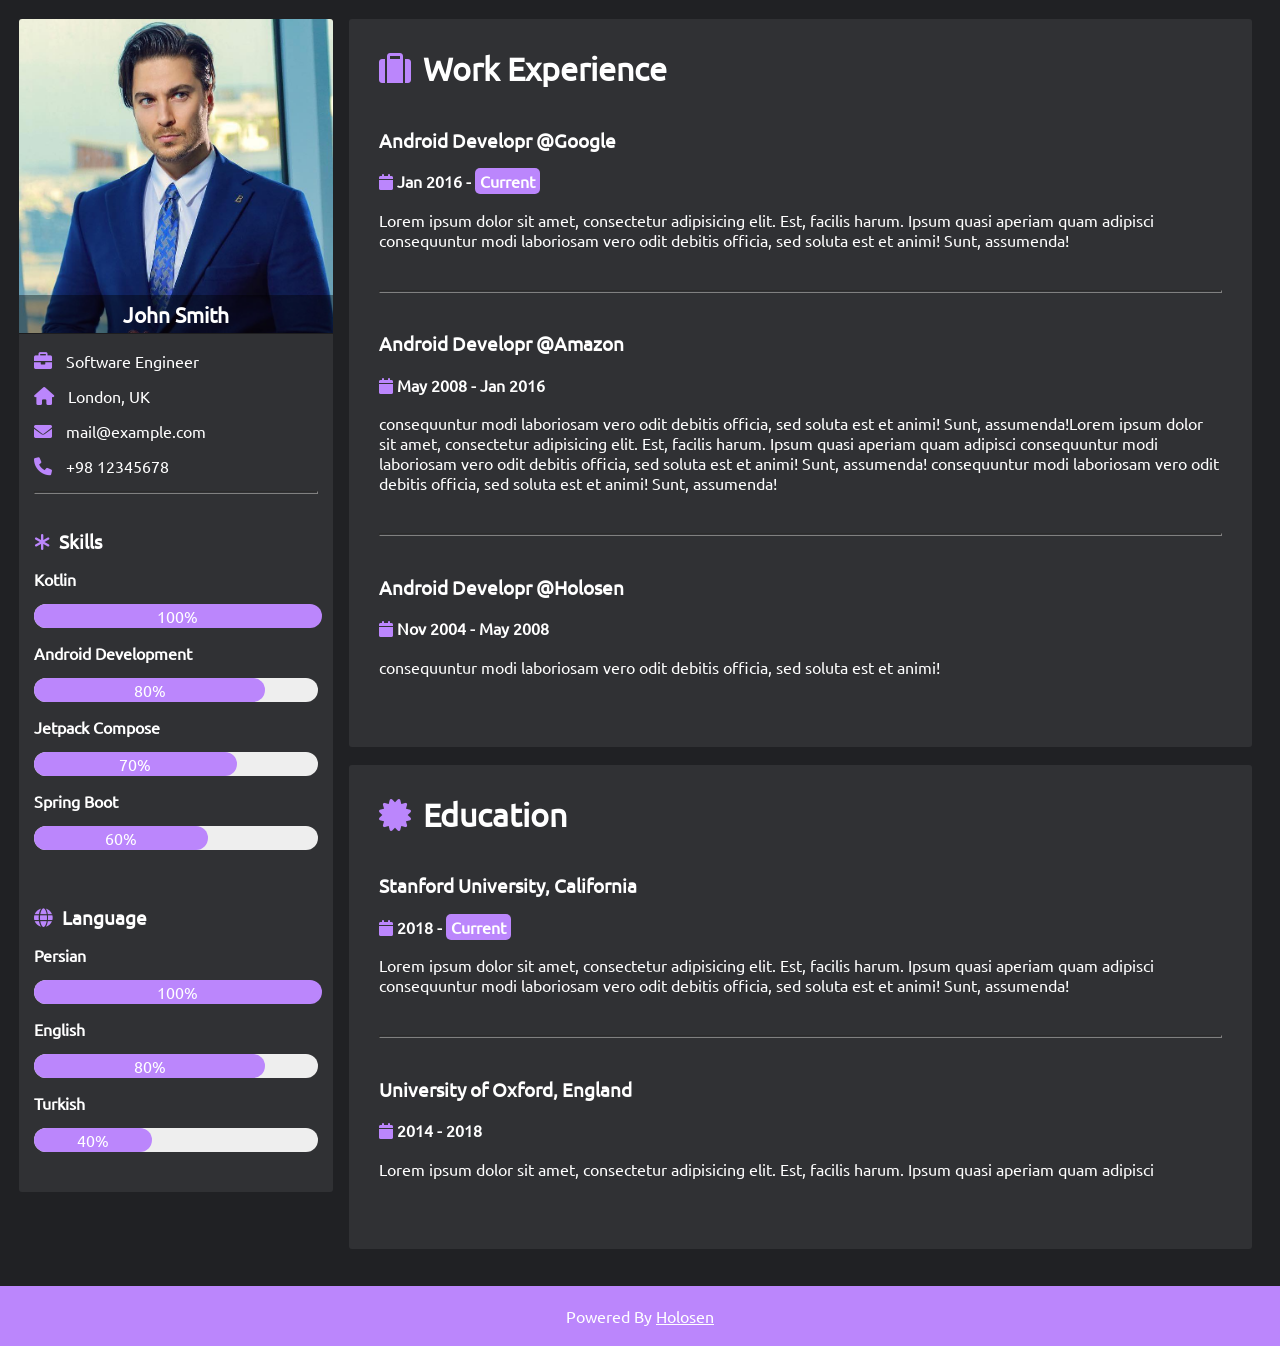
<file: project1/index.html>
<!DOCTYPE html>
<html>

<head>
    <title>John Smith</title>
    <meta charset="UTF-8" />
    <meta name="viewport" content="width=device-width, initial-scale=1.0" />
    <link rel="stylesheet" href="main.css" />
    <link rel="stylesheet" href="https://cdnjs.cloudflare.com/ajax/libs/font-awesome/6.0.0-beta3/css/all.min.css"
        integrity="sha512-Fo3rlrZj/k7ujTnHg4CGR2D7kSs0v4LLanw2qksYuRlEzO+tcaEPQogQ0KaoGN26/zrn20ImR1DfuLWnOo7aBA=="
        crossorigin="anonymous" referrerpolicy="no-referrer" />
</head>

<body>

    <!-- Container -->
    <main class="container">

        <!-- Left Side -->
        <aside class="left-side">
            <!-- Profile -->
            <section id="profile-box">
                <img id="profile-image" src="src/profile.jpeg" />
                <div id="profile-name">
                    <b>John Smith</b>
                </div>
            </section>
            <!-- Description -->
            <section id="description-box">
                <ul>
                    <li>
                        <i class="fa fa-briefcase"></i>
                        <span>Software Engineer</span>
                    </li>
                    <li>
                        <i class="fa fa-home"></i>
                        <span>London, UK</span>
                    </li>
                    <li>
                        <i class="fa fa-envelope"></i>
                        <span>mail@example.com</span>
                    </li>
                    <li>
                        <i class="fa fa-phone"></i>
                        <span>+98 12345678</span>
                    </li>
                </ul>
                <hr />
            </section>
            <!-- Skills -->
            <section class="aside-items">
                <h3>
                    <i class="fa fa-asterisk"></i>
                    <b class="item-title">Skills</b>
                </h3>
                <div class="skill-item">
                    <b>Kotlin</b>
                    <div class="progress-box">
                        <div class="progress-bar pb100">100%</div>
                    </div>
                </div>
                <div class="skill-item">
                    <b>Android Development</b>
                    <div class="progress-box">
                        <div class="progress-bar pb80">80%</div>
                    </div>
                </div>
                <div class="skill-item">
                    <b>Jetpack Compose</b>
                    <div class="progress-box">
                        <div class="progress-bar pb70">70%</div>
                    </div>
                </div>
                <div class="skill-item">
                    <b>Spring Boot</b>
                    <div class="progress-box">
                        <div class="progress-bar pb60">60%</div>
                    </div>
                </div>
            </section>
            <!-- Language -->
            <section class="aside-items">
                <h3>
                    <i class="fa fa-globe"></i>
                    <b class="item-title">Language</b>
                </h3>
                <div class="skill-item">
                    <b>Persian</b>
                    <div class="progress-box">
                        <div class="progress-bar pb100">100%</div>
                    </div>
                </div>
                <div class="skill-item">
                    <b>English</b>
                    <div class="progress-box">
                        <div class="progress-bar pb80">80%</div>
                    </div>
                </div>
                <div class="skill-item">
                    <b>Turkish</b>
                    <div class="progress-box">
                        <div class="progress-bar pb40">40%</div>
                    </div>
                </div>
            </section>
        </aside>

        <!-- Right Side -->
        <section class="right-side">
            <!-- Top Right Side -->
            <section>
                <h1 class="head-title">
                    <i class="fa fa-suitcase"></i>
                    <b class="item-title">Work Experience</b>
                </h1>
                <br />
                <article class="right-side-item">
                    <h3>Android Developr @Google</h3>
                    <h4><i class="fa fa-calendar"></i> Jan 2016 - <span class="label">Current</span></h4>
                    <p>
                        Lorem ipsum dolor sit amet, consectetur adipisicing elit. Est, facilis harum. Ipsum quasi
                        aperiam quam adipisci consequuntur modi laboriosam vero odit debitis officia, sed soluta est et
                        animi! Sunt, assumenda!
                    </p>
                </article>
                <hr />
                <br />
                <article class="right-side-item">
                    <h3>Android Developr @Amazon</h3>
                    <h4><i class="fa fa-calendar"></i> May 2008 - Jan 2016</h4>
                    <p>
                        consequuntur modi laboriosam vero odit debitis officia, sed soluta est et
                        animi! Sunt, assumenda!Lorem ipsum dolor sit amet, consectetur adipisicing elit. Est, facilis
                        harum. Ipsum quasi aperiam quam adipisci consequuntur modi laboriosam vero odit debitis officia,
                        sed soluta est et
                        animi! Sunt, assumenda! consequuntur modi laboriosam vero odit debitis officia, sed soluta est
                        et
                        animi! Sunt, assumenda!
                    </p>
                </article>
                <hr />
                <br />
                <article class="right-side-item">
                    <h3>Android Developr @Holosen</h3>
                    <h4><i class="fa fa-calendar"></i> Nov 2004 - May 2008 </h4>
                    <p>
                        consequuntur modi laboriosam vero odit debitis officia, sed soluta est et
                        animi!
                    </p>
                </article>
            </section>
            <!-- Bottom Right Side -->
            <section>
                <h1 class="head-title">
                    <i class="fa fa-certificate"></i>
                    <b class="item-title">Education</b>
                </h1>
                <br />
                <article class="right-side-item">
                    <h3>Stanford University, California</h3>
                    <h4><i class="fa fa-calendar"></i> 2018 - <span class="label">Current</span></h4>
                    <p>
                        Lorem ipsum dolor sit amet, consectetur adipisicing elit. Est, facilis harum. Ipsum quasi
                        aperiam quam adipisci consequuntur modi laboriosam vero odit debitis officia, sed soluta est et
                        animi! Sunt, assumenda!
                    </p>
                </article>
                <hr />
                <br />
                <article class="right-side-item">
                    <h3>University of Oxford, England</h3>
                    <h4><i class="fa fa-calendar"></i> 2014 - 2018</h4>
                    <p>
                        Lorem ipsum dolor sit amet, consectetur adipisicing elit. Est, facilis harum. Ipsum quasi
                        aperiam quam adipisci
                    </p>
                </article>
            </section>
        </section>

    </main>

    <footer>
        <div><span>Powered By <a href="https://holosen.net">Holosen</a></span></div>
    </footer>

</body>

</html>
</file>
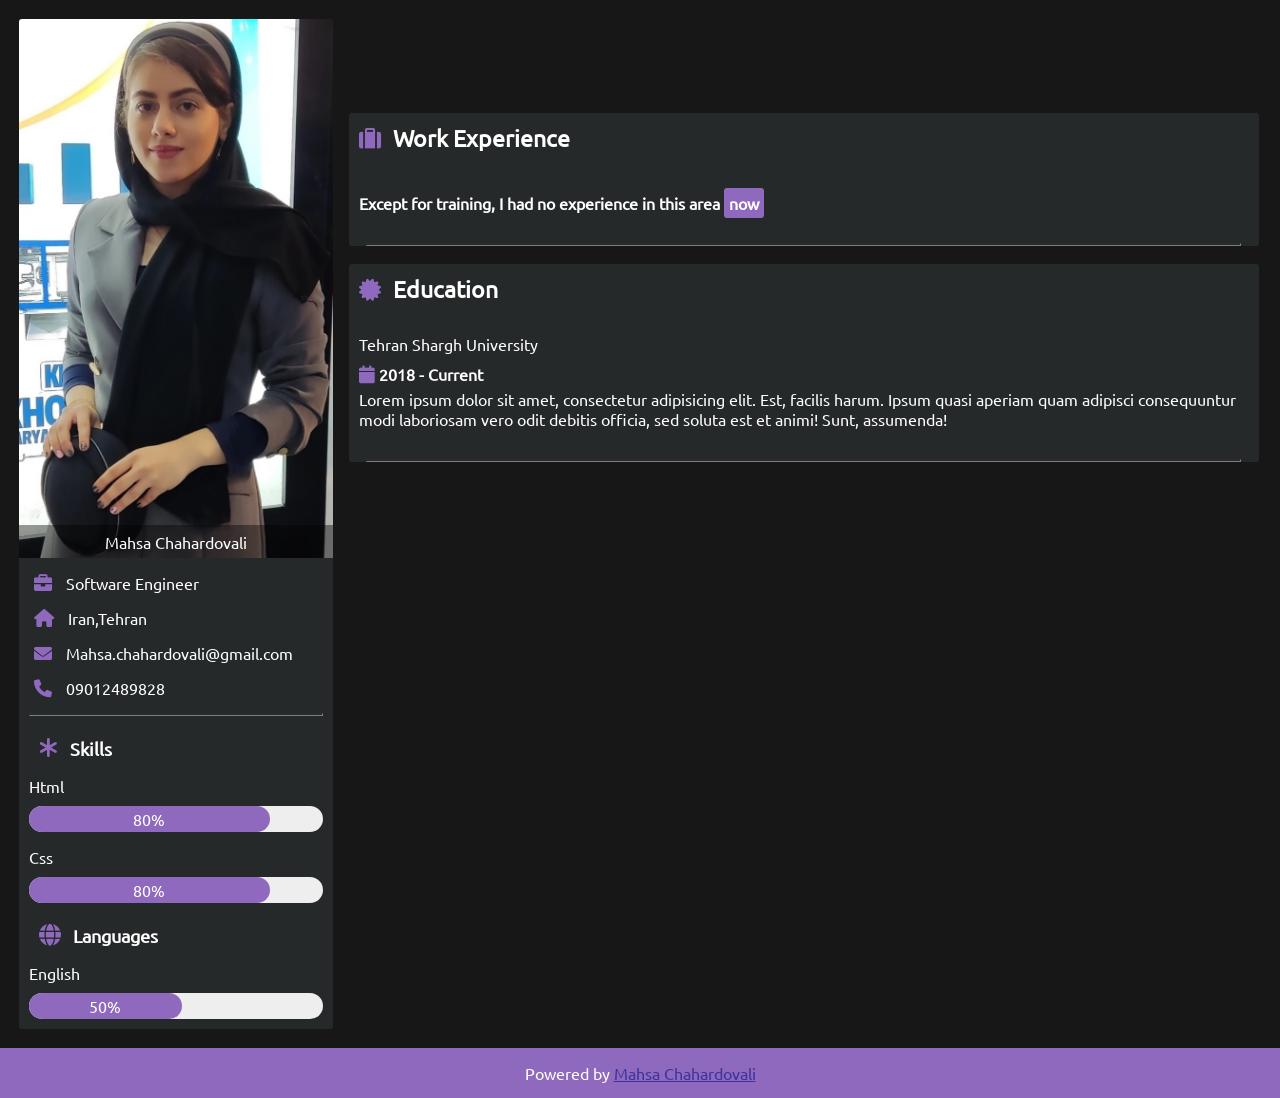
<file: mahsa.html>
<!DOCTYPE html />
<html>

<head>
    <title>Mahsa Chahardovali</title>
    <meta charset="UTF-8" />
    <meta name="viewport" content="width=device-width, initial-scale=1.0" />
    <link rel="stylesheet" href="main.css">
    <link rel="stylesheet" href="https://cdnjs.cloudflare.com/ajax/libs/font-awesome/6.0.0-beta3/css/all.min.css"
        integrity="sha512-Fo3rlrZj/k7ujTnHg4CGR2D7kSs0v4LLanw2qksYuRlEzO+tcaEPQogQ0KaoGN26/zrn20ImR1DfuLWnOo7aBA=="
        crossorigin="anonymous" referrerpolicy="no-referrer" />
</head>

<body>

    <main class="container">
        <aside class="left-side">
            <section id="profile-box">
                <img id="profile-img" src="src/mahsa.jpg">
                <div id="profile-name">Mahsa Chahardovali</div>
            </section>
            <section id="description-box">
                <ul>
                    <li>
                        <i class="fa fa-briefcase"></i>
                        <span>Software Engineer</span>
                    </li>
                    <li>
                        <i class="fa fa-home"></i>
                        <span>Iran,Tehran</span>
                    </li>
                    <li>
                        <i class="fa fa-envelope"></i>
                        <span>Mahsa.chahardovali@gmail.com</span>
                    </li>
                    <li>
                        <i class="fa fa-phone"></i>
                        <span>09012489828</span>
                    </li>
                </ul>
                <hr />
            </section>
            <section class="aside-items">
                <h3 class="h3-title">
                    <i class="fa fa-asterisk"></i>
                    <b class="item-title">Skills</b>
                </h3>
                <div class="skill-item">
                    <span>Html</span>
                    <div class="progress-box">
                        <div class="progress-bar pb80">80%</div>
                    </div>
                </div>
                <div class="skill-item">
                    <span>Css</span>
                    <div class="progress-box">
                        <div class="progress-bar pb80">80%</div>
                    </div>
                </div>
            </section>
            <section class="aside-items">
                <h3 class="h3-title">
                    <i class="fa fa-globe"></i>
                    <b class="item-title">Languages</b>
                </h3>
                <div class="skill-item">
                    <span>English</span>
                    <div class="progress-box">
                        <div class="progress-bar pb50">50%</div>
                    </div>
                </div>
            </section>
        </aside>

        <section class="right-side">
            <section>
                <h1 class="big-title">
                    <i class="fa fa-suitcase"></i>
                    <b class="matn">Work Experience</b>
                </h1>
                <br>
                <h4 class="big-title">Except for training, I had no experience in this area <span
                        class="label">now</span></h4>
                <br>
                <hr class="khat">
            </section>

            <section>
                <h1 class="big-title">
                    <i class="fa fa-certificate"></i>
                    <b class="matn">Education</b>
                </h1>
                <article class="right-side-item">
                    <span class="t">Tehran Shargh University</span>
                    <h4 class="h4"><i class="fa fa-calendar"></i> 2018 - <span class="label">Current</span></h4>
                    <p>
                        Lorem ipsum dolor sit amet, consectetur adipisicing elit. Est, facilis harum. Ipsum quasi
                        aperiam quam adipisci consequuntur modi laboriosam vero odit debitis officia, sed soluta est et
                        animi! Sunt, assumenda!
                    </p>
                </article>
                <br>
                <hr class="khat">
            </section>

        </section>
    </main>

    <footer>
        <div><span>Powered by <a href="index.html" target="_blank">Mahsa Chahardovali</a></span></div>
    </footer>

</body>

</html>
</file>
<file: project1/main.css>
@font-face {
    font-family: ubunto;
    src: url('src/Ubuntu-Regular.ttf');
}

* {
    margin: 0;
    padding: 0;
}

body {
    background-color: #202124;
    font-family: ubunto;
}

hr {
    margin: 0 auto;
    border-color: #808080;
    height: 1px;

}

i.fa {
    color: #BB86FC;
}

.pb100 {
    width: 100%;
}

.pb80 {
    width: 80%;
}

.pb70 {
    width: 70%;
}

.pb60 {
    width: 60%;
}

.pb40 {
    width: 40%;
}

.label {
    padding: 3px 5px;
    background-color: #BB86FC;
    border-radius: 5px;
}

.container {
    width: 98%;
    padding: 1%;
}

.left-side {
    background-color: #303134;
    display: inline-block;
    width: 25%;
    margin: 0.5%;
    vertical-align: top;
    border-radius: 3px;
}

.right-side {
    display: inline-block;
    width: 72%;
    margin: 0.5%;
    vertical-align: top;
}

.right-side section {
    background-color: #303134;
    margin-bottom: 2%;
    border-radius: 3px;
    padding: 30px;
}

#profile-box {
    position: relative;
}

#profile-box #profile-image {
    width: 100%;
    border-radius: 3px 3px 0 0;
}

#profile-box #profile-name {
    width: 96%;
    background-color: rgba(0, 0, 0, 0.4);
    color: #fff;
    text-align: center;
    padding: 2%;
    position: absolute;
    bottom: 2px;
    left: 0;
    font-size: 21px;
}

#description-box {
    padding: 15px;
}

#description-box ul {
    list-style: none;
}

#description-box ul li {
    margin-bottom: 15px;
}

#description-box ul li i.fa {
    color: #BB86FC;
    font-size: 18px;
}

#description-box ul li span {
    font-size: 16px;
    color: #fff;
    margin-left: 10px;
}

.aside-items {
    padding: 15px;
    color: #fff;
    margin: 5px 0 25px;
}

.item-title {
    margin-left: 5px;
}

.skill-item {
    margin-top: 15px;
}

.progress-box {
    background-color: #eee;
    border-radius: 15px;
    width: 100%;
    text-align: center;
    margin-top: 15px;
}

.progress-box .progress-bar {
    background-color: #BB86FC;
    padding: 2px;
    border-radius: 15px;
}

.head-title {
    font-size: 32px;
    color: #fff;
}

.right-side-item {
    color: #fff;
}

.right-side-item h3,
.right-side-item h4 {
    margin: 18.5px 0;
}

.right-side-item p {
    margin: 15px 0 40px;
}

footer {
    background-color: #BB86FC;
    width: 100%;
    height: 20px;
    text-align: center;
    padding: 20px 0;
    color: #fff;
}

footer a {
    color: #fff;
}

@media only screen and (max-width:768px) {
    .left-side {
        display: block;
        width: 99%;
    }

    .right-side {
        display: block;
        width: 99%;
    }
}
</file>
<file: main.css>
@font-face {
    font-family: ubunto;
    src: url('src/Ubuntu-Regular.ttf');
}

*{
    margin: 0;
    padding: 0;
}

body{
    background-color:rgb(23, 23, 24) ;
    font-family: ubunto;
}

hr{
    margin: 0 auto;
    border-color: #808080;
    height: 1px;
}

i.fa{
    color: rgb(143, 105, 190);
    font-size: 18px;
}

.pb80{
    width: 80%;
}

.pb50{
    width: 50%;
}

.container{
    width: 98%;
    padding: 1%;
}
.left-side{
    background-color: rgb(38, 41, 41);
    display: inline-block;
    width: 25%;
    margin: 0.5%;
    vertical-align: top;
    border-radius: 3px;
}

.right-side{
    display: inline-block;
    width: 72.5%;
    margin: 0.5%;
    vertical-align: top;
    color: #fff;
    margin-top: 100px;
}

.right-side section{
    background-color:rgb(38, 41, 41);
    margin-bottom:2%;
   
    border-radius: 3px;
}

footer{
    width: 100%;
    height: 20px;
    background-color: rgb(143, 105, 190);
    text-align: center;
    padding: 15px 0px;
    color: #fff;
}

footer a{
    color: #3b339e;
}

#profile-box{
    position: relative;
}

#profile-box #profile-img{
    width: 100%;
    border-radius: 3px 3px 0 0;
}

#profile-box #profile-name{
    width: 96.2%;
    text-align: center;
    color: #fff;
    background-color: rgb(0, 0, 0,0.4);
    padding: 2%;
    bottom: 0.5px;
    left: 0;
    position: absolute;
}

#description-box{
    padding: 10px;
}

#description-box ul{
    list-style: none;
    margin: 5px;
}

#description-box ul li{
    margin-bottom: 15px;
}

#description-box ul li span{
    color:#fff;
    font-size: 16px;
    margin-left: 10px;
}

.aside-items{
    padding: 10px;
    color: #fff;
   
}

.h3-title{
    margin: 0 10px;
}

.h3-title .fa{
    font-size: 22px;
}

.h3-title .item-title{
    color: #fff;
    margin-left: 8px;
    font-size: 18px;
}

.skill-item{
    margin-top: 15px;
}

.progress-box{
    background-color: #eee;
    width: 100%;
    text-align: center;
    border-radius: 185px;
    margin-top: 10px;
}

.progress-box .progress-bar {
    background-color: rgb(143, 105, 190);
    border-radius: 30px;
    text-align: center;
    padding: 1%;
}

.big-title{
    padding: 10px;
}

.big-title .fa{
    font-size: 22px;
}

.big-title .matn{
    font-size: 23px;
    margin-left: 8px;
    
}
.big-title .label{
    border-radius: 3px;
    background-color:rgb(143, 105, 190) ;
    padding: 5px;
}

.khat{
    width: 96%;
}
    
.right-side-item{
    margin-top: 10px;
    padding: 10px;
}

.h4{
    margin-top: 10px;
}

.right-side-item p{
        margin-top: 5px;
}

@media only screen and (max-width:768px) {
        .left-side {
            display: block;
            width: 99%;
        }
    
        .right-side {
            display: block;
            width: 99%;
        }
}
</file>
